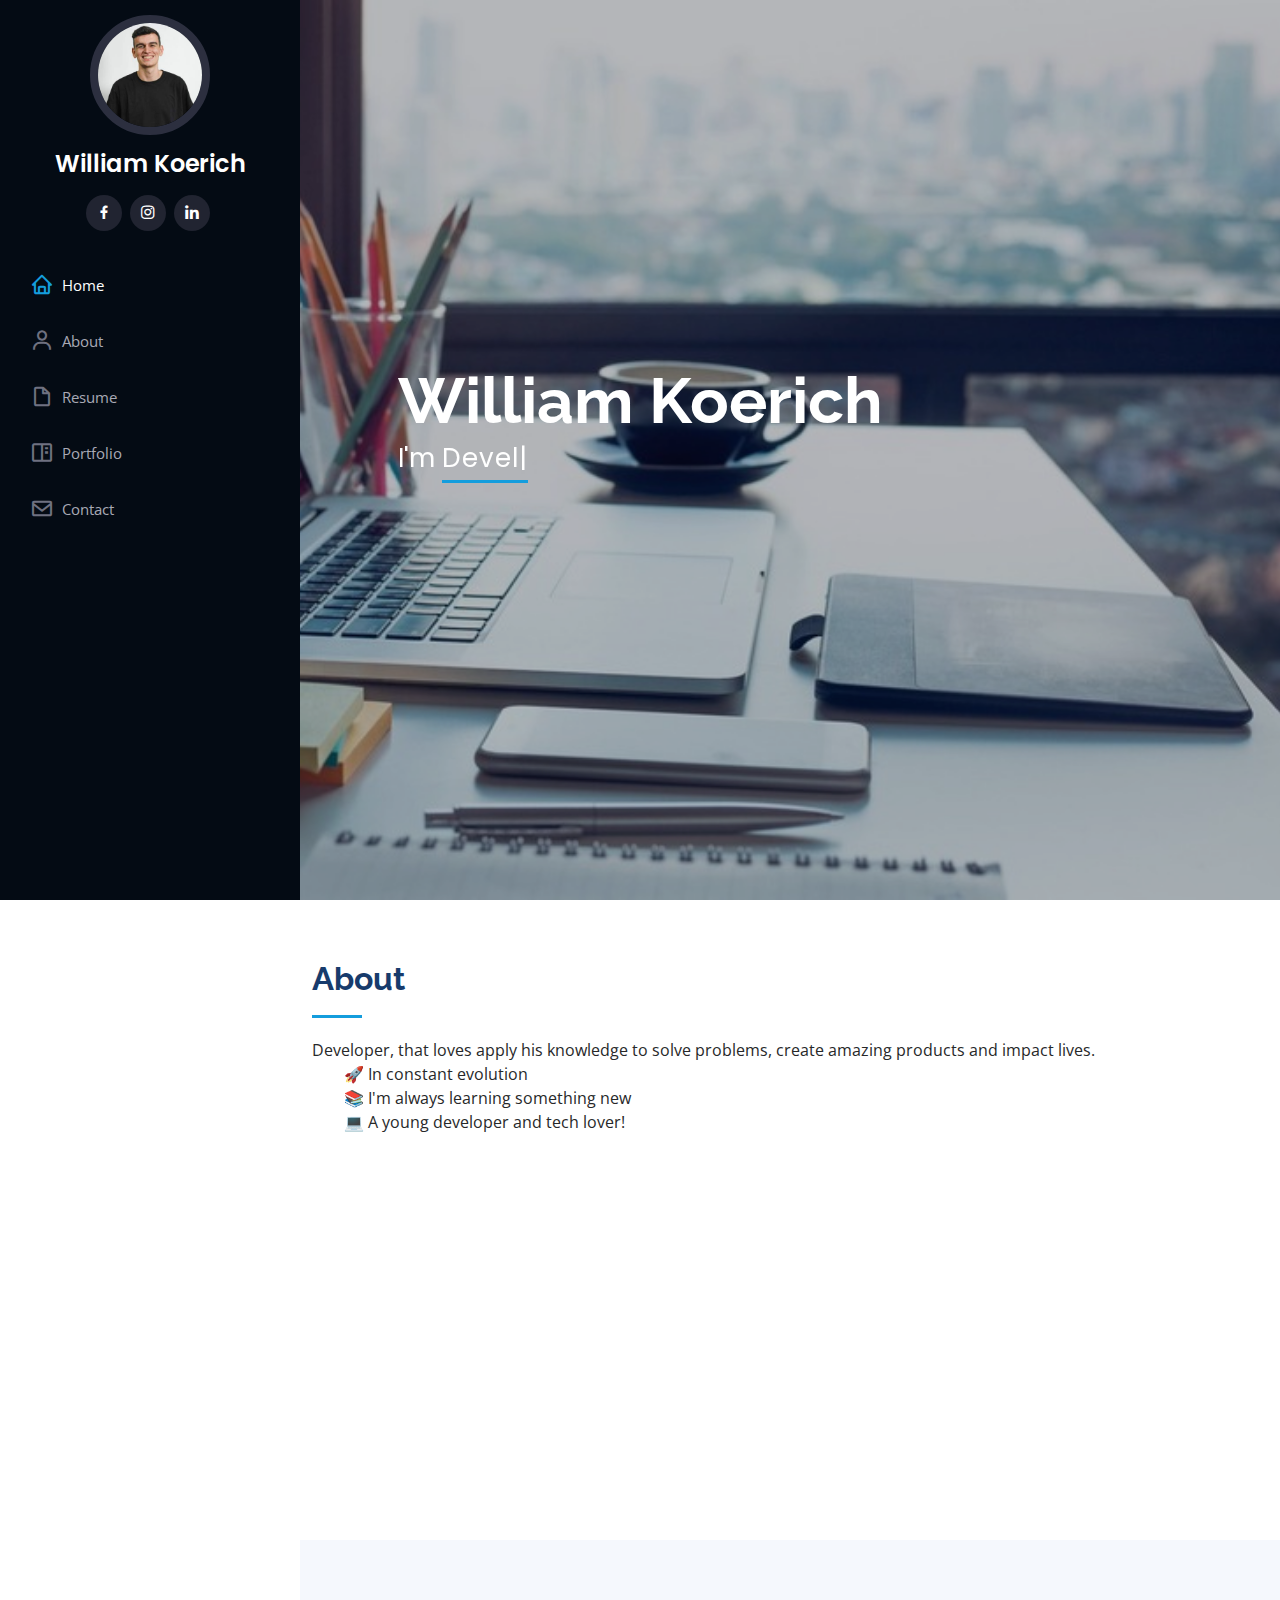
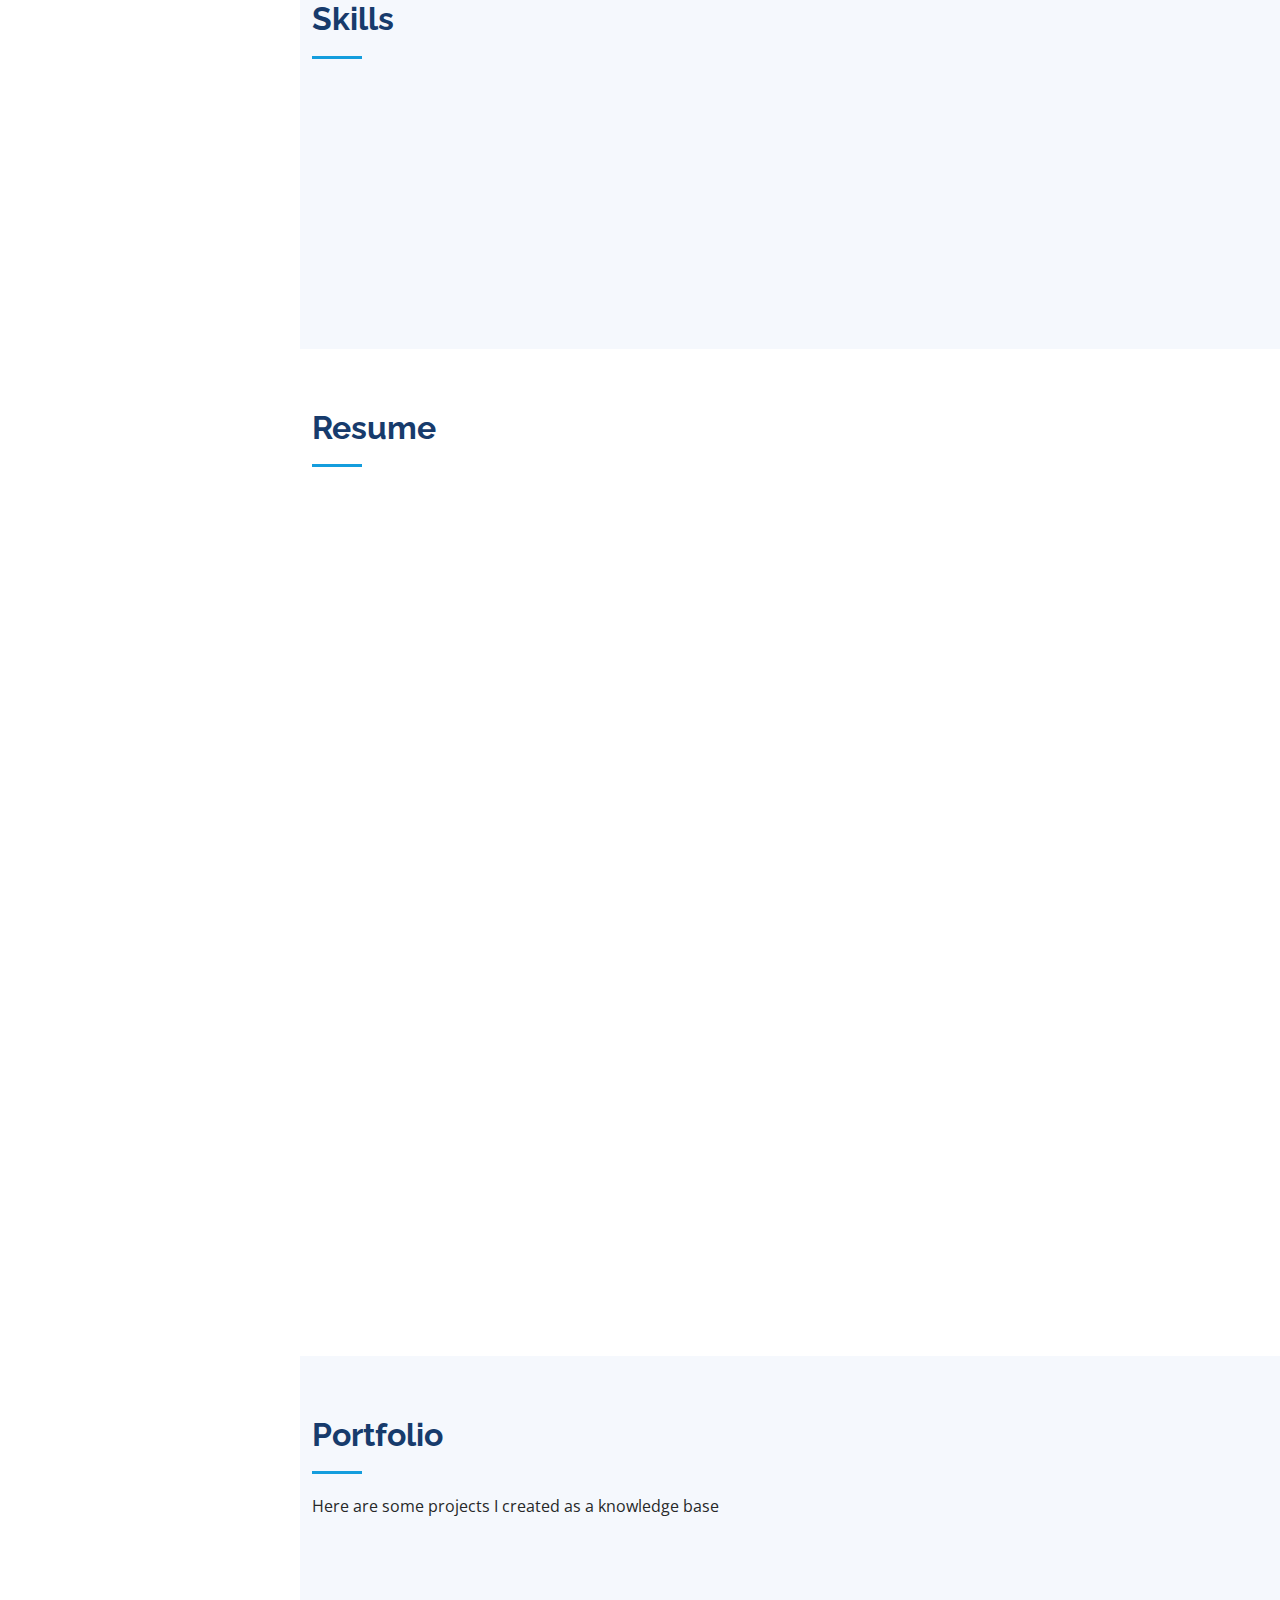
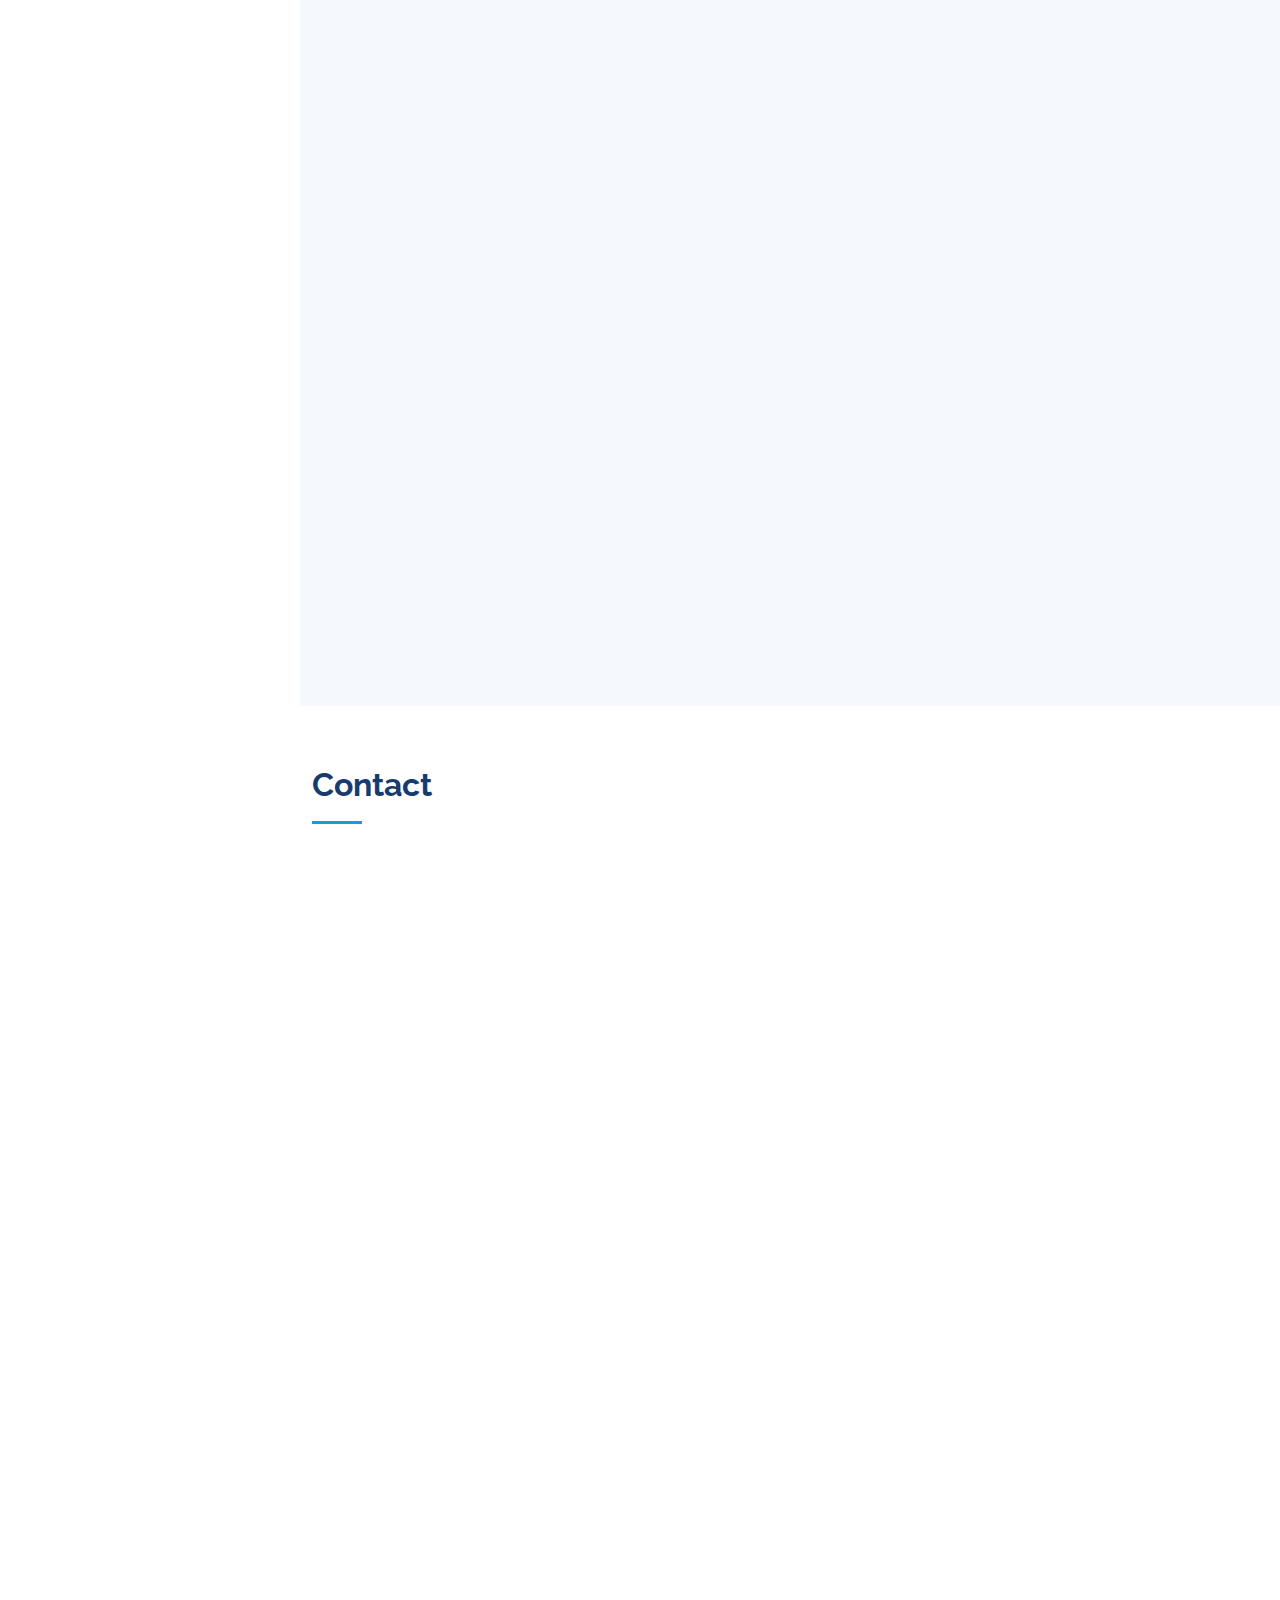
<file: index.html>
<!DOCTYPE html>
<html lang="en">

<head>
  <meta charset="utf-8">
  <meta content="width=device-width, initial-scale=1.0" name="viewport">

  <title>William Koerich</title>
  <meta content="" name="description">
  <meta content="" name="keywords">

  <!-- Favicons -->
  <link href="assets/img/apple-touch-icon.png" rel="apple-touch-icon">

  <!-- Google Fonts -->
  <link href="https://fonts.googleapis.com/css?family=Open+Sans:300,300i,400,400i,600,600i,700,700i|Raleway:300,300i,400,400i,500,500i,600,600i,700,700i|Poppins:300,300i,400,400i,500,500i,600,600i,700,700i" rel="stylesheet">

  <!-- Vendor CSS Files -->
  <link href="assets/vendor/aos/aos.css" rel="stylesheet">
  <link href="assets/vendor/bootstrap/css/bootstrap.min.css" rel="stylesheet">
  <link href="assets/vendor/bootstrap-icons/bootstrap-icons.css" rel="stylesheet">
  <link href="assets/vendor/boxicons/css/boxicons.min.css" rel="stylesheet">
  <link href="assets/vendor/glightbox/css/glightbox.min.css" rel="stylesheet">
  <link href="assets/vendor/swiper/swiper-bundle.min.css" rel="stylesheet">

  <!-- Template Main CSS File -->
  <link href="assets/css/style.css" rel="stylesheet">

  <!-- =======================================================
  * Template Name: iPortfolio - v3.7.0
  * Template URL: https://bootstrapmade.com/iportfolio-bootstrap-portfolio-websites-template/
  * Author: BootstrapMade.com
  * License: https://bootstrapmade.com/license/
  ======================================================== -->
</head>

<body>

  <!-- ======= Mobile nav toggle button ======= -->
  <i class="bi bi-list mobile-nav-toggle d-xl-none"></i>

  <!-- ======= Header ======= -->
  <header id="header">
    <div class="d-flex flex-column">

      <div class="profile">
        <img src="assets/img/profile.jpg" alt="" class="img-fluid rounded-circle">
        <h1 class="text-light"><a href="index.html">William Koerich</a></h1>
        <div class="social-links mt-3 text-center">
          <a href="#" class="facebook"><i class="bx bxl-facebook"></i></a>
          <a href="#https://www.instagram.com/will_krch/" class="instagram"><i class="bx bxl-instagram"></i></a>
          <a href="https://www.linkedin.com/in/william-koerich-b262a6149/" class="linkedin"><i class="bx bxl-linkedin"></i></a>
        </div>
      </div>

      <nav id="navbar" class="nav-menu navbar">
        <ul>
          <li><a href="#hero" class="nav-link scrollto active"><i class="bx bx-home"></i> <span>Home</span></a></li>
          <li><a href="#about" class="nav-link scrollto"><i class="bx bx-user"></i> <span>About</span></a></li>
          <li><a href="#resume" class="nav-link scrollto"><i class="bx bx-file-blank"></i> <span>Resume</span></a></li>
          <li><a href="#portfolio" class="nav-link scrollto"><i class="bx bx-book-content"></i> <span>Portfolio</span></a></li>
          <li><a href="#contact" class="nav-link scrollto"><i class="bx bx-envelope"></i> <span>Contact</span></a></li>
        </ul>
      </nav><!-- .nav-menu -->
    </div>
  </header><!-- End Header -->

  <!-- ======= Hero Section ======= -->
  <section id="hero" class="d-flex flex-column justify-content-center align-items-center">
    <div class="hero-container" data-aos="fade-in">
      <h1>William Koerich</h1>
      <p>I'm <span class="typed" data-typed-items="Developer, Frontend Developer, Backend Developer"></span></p>
    </div>
  </section><!-- End Hero -->

  <main id="main">

    <!-- ======= About Section ======= -->
    <section id="about" class="about">
      <div class="container">

        <div class="section-title">
          <h2>About</h2>
          <p>Developer, that loves apply his knowledge to solve problems, create amazing products and impact lives.</p>
          <ul style="list-style: none;">
            <li>
              🚀 In constant evolution
            </li>
            <li>
              📚 I'm always learning something new
            </li>
            <li>
              💻 A young developer and tech lover!
            </li>
          </ul>
        </div>

        <div class="row">
          <div class="col-lg-4" data-aos="fade-right">
            <img src="assets/img/profile.jpg" class="img-fluid" alt="">
          </div>
          <div class="col-lg-8 pt-4 pt-lg-0 content" data-aos="fade-left">
            <h3>Developer.</h3>
            <div class="row">
              <div class="col-lg-6">
                <ul>
                  <li><i class="bi bi-chevron-right"></i> <strong>Birthday:</strong> <span>12 January 2001</span></li>
                  <li><i class="bi bi-chevron-right"></i> <strong>Website:</strong> <span>williamkoerich.netlify.app</span></li>
                  <li><i class="bi bi-chevron-right"></i> <strong>Phone:</strong> <span>+55 (47) 9 9634-8990</span></li>
                  <li><i class="bi bi-chevron-right"></i> <strong>City:</strong> <span>Blumenau, SC, Brazil</span></li>
                </ul>
              </div>
              <div class="col-lg-6">
                <ul>
                  <li><i class="bi bi-chevron-right"></i> <strong>Age:</strong> <span>21</span></li>
                  <li><i class="bi bi-chevron-right"></i> <strong>Degree:</strong> <span>Junior</span></li>
                  <li><i class="bi bi-chevron-right"></i> <strong>PhEmailone:</strong> <span>williamkoerich17@gmail.com</span></li>
                  <li><i class="bi bi-chevron-right"></i> <strong>Freelance:</strong> <span>Available</span></li>
                </ul>
              </div>
            </div>
          </div>
        </div>
      </div>
    </section><!-- End About Section -->   

    <!-- ======= Skills Section ======= -->
    <section id="skills" class="skills section-bg">
      <div class="container">

        <div class="section-title">
          <h2>Skills</h2>
        </div>

        <div class="row skills-content">

          <div class="col-lg-6" data-aos="fade-up">

            <div class="progress">
              <span class="skill">HTML <i class="val">100%</i></span>
              <div class="progress-bar-wrap">
                <div class="progress-bar" role="progressbar" aria-valuenow="100" aria-valuemin="0" aria-valuemax="100"></div>
              </div>
            </div>

            <div class="progress">
              <span class="skill">CSS <i class="val">100%</i></span>
              <div class="progress-bar-wrap">
                <div class="progress-bar" role="progressbar" aria-valuenow="100" aria-valuemin="0" aria-valuemax="100"></div>
              </div>
            </div>

            <div class="progress">
              <span class="skill">JavaScript <i class="val">100%</i></span>
              <div class="progress-bar-wrap">
                <div class="progress-bar" role="progressbar" aria-valuenow="100" aria-valuemin="0" aria-valuemax="100"></div>
              </div>
            </div>

          </div>

          <div class="col-lg-6" data-aos="fade-up" data-aos-delay="100">

            <div class="progress">
              <span class="skill">PHP <i class="val">100%</i></span>
              <div class="progress-bar-wrap">
                <div class="progress-bar" role="progressbar" aria-valuenow="100" aria-valuemin="0" aria-valuemax="100"></div>
              </div>
            </div>

            <div class="progress">
              <span class="skill">React <i class="val">50%</i></span>
              <div class="progress-bar-wrap">
                <div class="progress-bar" role="progressbar" aria-valuenow="50" aria-valuemin="0" aria-valuemax="100"></div>
              </div>
            </div>

            <div class="progress">
              <span class="skill">Node <i class="val">40%</i></span>
              <div class="progress-bar-wrap">
                <div class="progress-bar" role="progressbar" aria-valuenow="40" aria-valuemin="0" aria-valuemax="100"></div>
              </div>
            </div>

          </div>

        </div>

      </div>
    </section><!-- End Skills Section -->

    <!-- ======= Resume Section ======= -->
    <section id="resume" class="resume">
      <div class="container">

        <div class="section-title">
          <h2>Resume</h2>
        </div>

        <div class="row">
          <div class="col-lg-6" data-aos="fade-up">
            <h3 class="resume-title">Sumary</h3>
            <div class="resume-item pb-0">
              <h4>William Koerich</h4>
              <p><em>Innovative developer, with almost 2 years of experience designing and developing systems, user-centered web sites, from initial concept to final delivery.</em></p>
              <ul>
                <li>Blumenau, SC, Brazil</li>
                <li>+55 (47) 9 9634-8990</li>
                <li>williamkoerich17@gmail.com</li>
              </ul>
            </div>

            <h3 class="resume-title">Education</h3>
            <div class="resume-item">
              <h4>React</h4>
              <h5>2021 - 2022</h5>
              <p><em>Udemy</em></p>
            </div>
            <div class="resume-item">
              <h4>PHP</h4>
              <h5>2017</h5>
              <p><em>Entra21 Blusoft</em></p>
            </div>
          </div>
          <div class="col-lg-6" data-aos="fade-up" data-aos-delay="100">
            <h3 class="resume-title">Professional Experience</h3>
            <div class="resume-item">
              <h4>Junior Developer</h4>
              <h5>August/2020 - September/2021</h5>
              <p><em>Fw7 Soluções</em></p>
              <ul>
                <li>Used Stack: PHP, JavaScript, Jquery, Ajax, Mysql, Git</li>
                <li>I participated in an outsourcing project at one of the clients, in order to understand and map the entire
                  process from the arrival of goods to the sale, with numerous meetings with managers
                  commercial and financial to align the best business rules to be
                  replicated to the system considering that the project was a sales force system.</li>
              </ul>
            </div>
            <div class="resume-item">
              <h4>Junior Developer</h4>
              <h5>October/2021 - February/2022</h5>
              <p><em>Ksys</em></p>
              <ul>
                <li>Used Stack: PHP, JavaScript, Jquery, Ajax, Mysql, Git</li>
              </ul>
            </div>
            <div class="resume-item">
              <h4>Junior Developer</h4>
              <h5>February/2022 - Present</h5>
              <p><em>Hbtec</em></p>
              <ul>
                <li>Used Stack: PHP, JavaScript, Jquery, Ajax, Mysql, Git, React, Node, Pl/Sql, Oracle</li>
              </ul>
            </div>
          </div>
        </div>

      </div>
    </section><!-- End Resume Section -->

    <!-- ======= Portfolio Section ======= -->
    <section id="portfolio" class="portfolio section-bg">
      <div class="container">

        <div class="section-title">
          <h2>Portfolio</h2>
          <p>Here are some projects I created as a knowledge base</p>
        </div>

        <div class="row portfolio-container" data-aos="fade-up" data-aos-delay="100">

          <div class="col-lg-4 col-md-6 portfolio-item">
            <div class="portfolio-wrap">
              <img src="assets/img/portfolio/app-car-1.png" class="img-fluid" alt="">
              <div class="portfolio-links">
                <a href="assets/img/portfolio/app-car-1.png" data-gallery="portfolioGallery" class="portfolio-lightbox" title="App Car"><i class="bx bx-plus"></i></a>
                <a href="portfolio-details-app-car.html" title="More Details"><i class="bx bx-link"></i></a>
              </div>
            </div>
          </div>

          <div class="col-lg-4 col-md-6 portfolio-item ">
            <div class="portfolio-wrap portfolio-curt-link">
              <div class="portfolio-links">
                <a href="assets/img/portfolio/curt-link-1.png" data-gallery="portfolioGallery" class="portfolio-lightbox" title="Curt Link"><i class="bx bx-plus"></i></a>
                <a href="portfolio-details-curt-link.html" title="More Details"><i class="bx bx-link"></i></a>
              </div>
            </div>
          </div>

          <div class="col-lg-4 col-md-6 portfolio-item ">
            <div class="portfolio-wrap portfolio-snake">
              <div class="portfolio-links">
                <a href="assets/img/portfolio/snake.gif" data-gallery="portfolioGallery" class="portfolio-lightbox" title="Snake game"><i class="bx bx-plus"></i></a>
                <a href="portfolio-details-snake-game.html" title="More Details"><i class="bx bx-link"></i></a>
              </div>
            </div>
          </div>
          <div class="col-lg-4 col-md-6 portfolio-item ">
            <div class="portfolio-wrap portfolio-pwa-covid">
              <div class="portfolio-links">
                <a href="assets/img/portfolio/pwa-covid.png" data-gallery="portfolioGallery" class="portfolio-lightbox" title="Pwa Covid19"><i class="bx bx-plus"></i></a>
                <a href="portfolio-details-pwa-covid19.html" title="More Details"><i class="bx bx-link"></i></a>
              </div>
            </div>
          </div>
        </div>

      </div>
    </section><!-- End Portfolio Section -->

    <!-- ======= Contact Section ======= -->
    <section id="contact" class="contact">
      <div class="container">

        <div class="section-title">
          <h2>Contact</h2>
        </div>

        <div class="row" data-aos="fade-in">

          <div class="col-lg-5 d-flex align-items-stretch">
            <div class="info">
              <div class="address">
                <i class="bi bi-geo-alt"></i>
                <h4>Location:</h4>
                <p>Blumenau, Sc, Brazil</p>
              </div>

              <div class="email">
                <i class="bi bi-envelope"></i>
                <h4>Email:</h4>
                <p>williamkoerich17@gmail.com</p>
              </div>

              <div class="phone">
                <i class="bi bi-phone"></i>
                <h4>Call:</h4>
                <p>+55 (47) 9 9634-8990</p>
              </div>

              <iframe src="https://maps.google.com/maps?q=-26.8567308,-49.2049948&hl=es;z=10&amp;output=embed" frameborder="0" style="border:0; width: 100%; height: 290px;" allowfullscreen></iframe>
            </div>

          </div>

          <div class="col-lg-7 mt-5 mt-lg-0 d-flex align-items-stretch">
            <form action="forms/contact.php" method="post" role="form" class="php-email-form">
              <div class="row">
                <div class="form-group col-md-6">
                  <label for="name">Your Name</label>
                  <input type="text" name="name" class="form-control" id="name" required>
                </div>
                <div class="form-group col-md-6">
                  <label for="name">Your Email</label>
                  <input type="email" class="form-control" name="email" id="email" required>
                </div>
              </div>
              <div class="form-group">
                <label for="name">Subject</label>
                <input type="text" class="form-control" name="subject" id="subject" required>
              </div>
              <div class="form-group">
                <label for="name">Message</label>
                <textarea class="form-control" name="message" rows="10" required></textarea>
              </div>
              <div class="my-3">
                <div class="loading">Loading</div>
                <div class="error-message"></div>
                <div class="sent-message">Your message has been sent. Thank you!</div>
              </div>
              <div class="text-center"><button type="submit">Send Message</button></div>
            </form>
          </div>

        </div>

      </div>
    </section><!-- End Contact Section -->

  </main><!-- End #main -->

  <a href="#" class="back-to-top d-flex align-items-center justify-content-center"><i class="bi bi-arrow-up-short"></i></a>

  <!-- Vendor JS Files -->
  <script src="assets/vendor/purecounter/purecounter.js"></script>
  <script src="assets/vendor/aos/aos.js"></script>
  <script src="assets/vendor/bootstrap/js/bootstrap.bundle.min.js"></script>
  <script src="assets/vendor/glightbox/js/glightbox.min.js"></script>
  <script src="assets/vendor/isotope-layout/isotope.pkgd.min.js"></script>
  <script src="assets/vendor/swiper/swiper-bundle.min.js"></script>
  <script src="assets/vendor/typed.js/typed.min.js"></script>
  <script src="assets/vendor/waypoints/noframework.waypoints.js"></script>
  <script src="assets/vendor/php-email-form/validate.js"></script>

  <!-- Template Main JS File -->
  <script src="assets/js/main.js"></script>

</body>

</html>
</file>
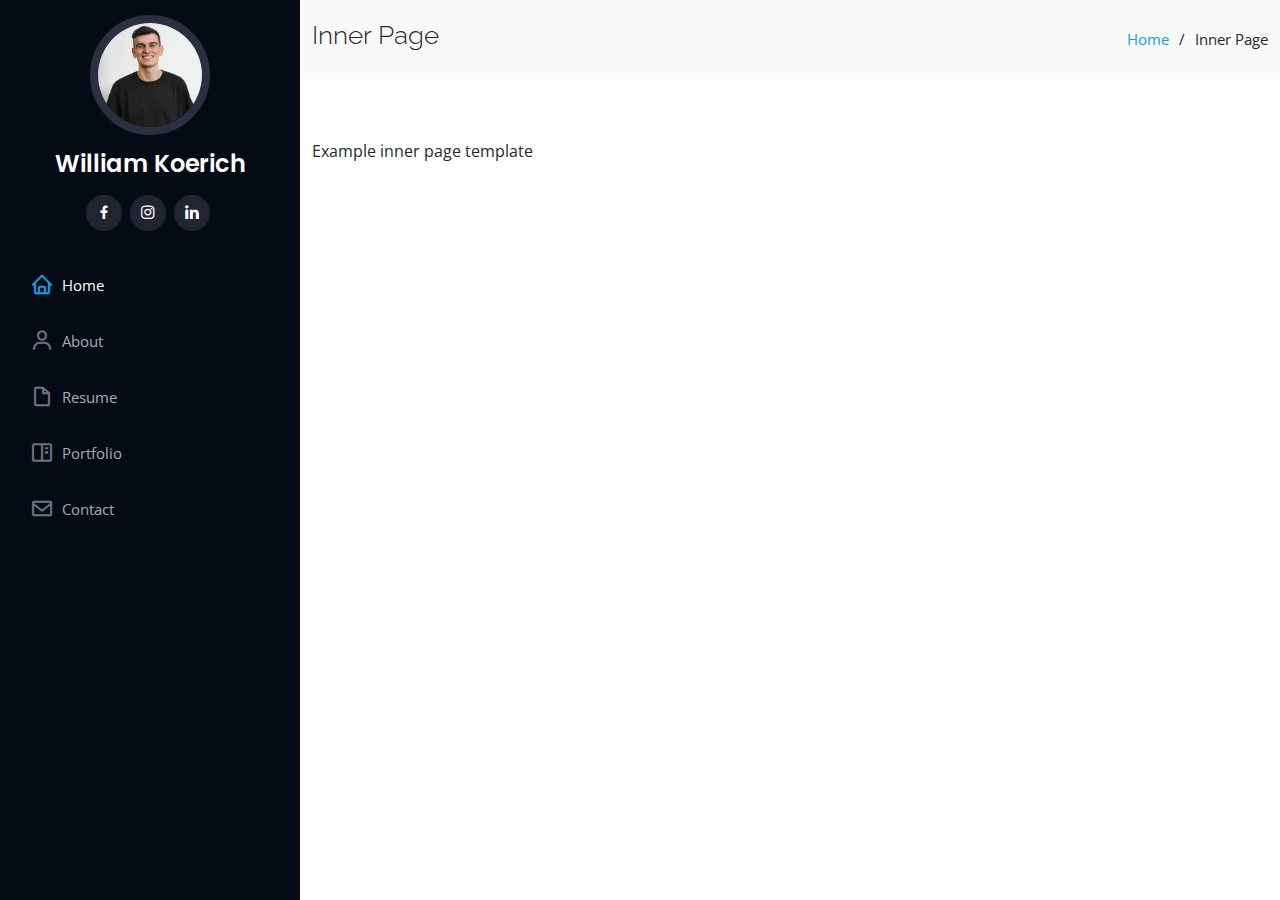
<file: inner-page.html>
<!DOCTYPE html>
<html lang="en">

<head>
  <meta charset="utf-8">
  <meta content="width=device-width, initial-scale=1.0" name="viewport">

  <title>Inner Page - iPortfolio Bootstrap Template</title>
  <meta content="" name="description">
  <meta content="" name="keywords">

  <!-- Favicons -->
  <link href="assets/img/favicon.png" rel="icon">
  <link href="assets/img/apple-touch-icon.png" rel="apple-touch-icon">

  <!-- Google Fonts -->
  <link href="https://fonts.googleapis.com/css?family=Open+Sans:300,300i,400,400i,600,600i,700,700i|Raleway:300,300i,400,400i,500,500i,600,600i,700,700i|Poppins:300,300i,400,400i,500,500i,600,600i,700,700i" rel="stylesheet">

  <!-- Vendor CSS Files -->
  <link href="assets/vendor/aos/aos.css" rel="stylesheet">
  <link href="assets/vendor/bootstrap/css/bootstrap.min.css" rel="stylesheet">
  <link href="assets/vendor/bootstrap-icons/bootstrap-icons.css" rel="stylesheet">
  <link href="assets/vendor/boxicons/css/boxicons.min.css" rel="stylesheet">
  <link href="assets/vendor/glightbox/css/glightbox.min.css" rel="stylesheet">
  <link href="assets/vendor/swiper/swiper-bundle.min.css" rel="stylesheet">

  <!-- Template Main CSS File -->
  <link href="assets/css/style.css" rel="stylesheet">

  <!-- =======================================================
  * Template Name: iPortfolio - v3.7.0
  * Template URL: https://bootstrapmade.com/iportfolio-bootstrap-portfolio-websites-template/
  * Author: BootstrapMade.com
  * License: https://bootstrapmade.com/license/
  ======================================================== -->
</head>

<body>

  <!-- ======= Mobile nav toggle button ======= -->
  <i class="bi bi-list mobile-nav-toggle d-xl-none"></i>

  <!-- ======= Header ======= -->
  <header id="header">
    <div class="d-flex flex-column">

      <div class="profile">
        <img src="assets/img/profile.jpg" alt="" class="img-fluid rounded-circle">
        <h1 class="text-light"><a href="index.html">William Koerich</a></h1>
        <div class="social-links mt-3 text-center">
          <a href="#" class="facebook"><i class="bx bxl-facebook"></i></a>
          <a href="#https://www.instagram.com/will_krch/" class="instagram"><i class="bx bxl-instagram"></i></a>
          <a href="https://www.linkedin.com/in/william-koerich-b262a6149/" class="linkedin"><i class="bx bxl-linkedin"></i></a>
        </div>
      </div>

      <nav id="navbar" class="nav-menu navbar">
        <ul>
          <li><a href="#hero" class="nav-link scrollto active"><i class="bx bx-home"></i> <span>Home</span></a></li>
          <li><a href="#about" class="nav-link scrollto"><i class="bx bx-user"></i> <span>About</span></a></li>
          <li><a href="#resume" class="nav-link scrollto"><i class="bx bx-file-blank"></i> <span>Resume</span></a></li>
          <li><a href="#portfolio" class="nav-link scrollto"><i class="bx bx-book-content"></i> <span>Portfolio</span></a></li>
          <li><a href="#contact" class="nav-link scrollto"><i class="bx bx-envelope"></i> <span>Contact</span></a></li>
        </ul>
      </nav><!-- .nav-menu -->
    </div>
  </header><!-- End Header -->

  <main id="main">

    <!-- ======= Breadcrumbs ======= -->
    <section class="breadcrumbs">
      <div class="container">

        <div class="d-flex justify-content-between align-items-center">
          <h2>Inner Page</h2>
          <ol>
            <li><a href="index.html">Home</a></li>
            <li>Inner Page</li>
          </ol>
        </div>

      </div>
    </section><!-- End Breadcrumbs -->

    <section class="inner-page">
      <div class="container">
        <p>
          Example inner page template
        </p>
      </div>
    </section>

  </main><!-- End #main -->

  <a href="#" class="back-to-top d-flex align-items-center justify-content-center"><i class="bi bi-arrow-up-short"></i></a>

  <!-- Vendor JS Files -->
  <script src="assets/vendor/purecounter/purecounter.js"></script>
  <script src="assets/vendor/aos/aos.js"></script>
  <script src="assets/vendor/bootstrap/js/bootstrap.bundle.min.js"></script>
  <script src="assets/vendor/glightbox/js/glightbox.min.js"></script>
  <script src="assets/vendor/isotope-layout/isotope.pkgd.min.js"></script>
  <script src="assets/vendor/swiper/swiper-bundle.min.js"></script>
  <script src="assets/vendor/typed.js/typed.min.js"></script>
  <script src="assets/vendor/waypoints/noframework.waypoints.js"></script>
  <script src="assets/vendor/php-email-form/validate.js"></script>

  <!-- Template Main JS File -->
  <script src="assets/js/main.js"></script>

</body>

</html>
</file>
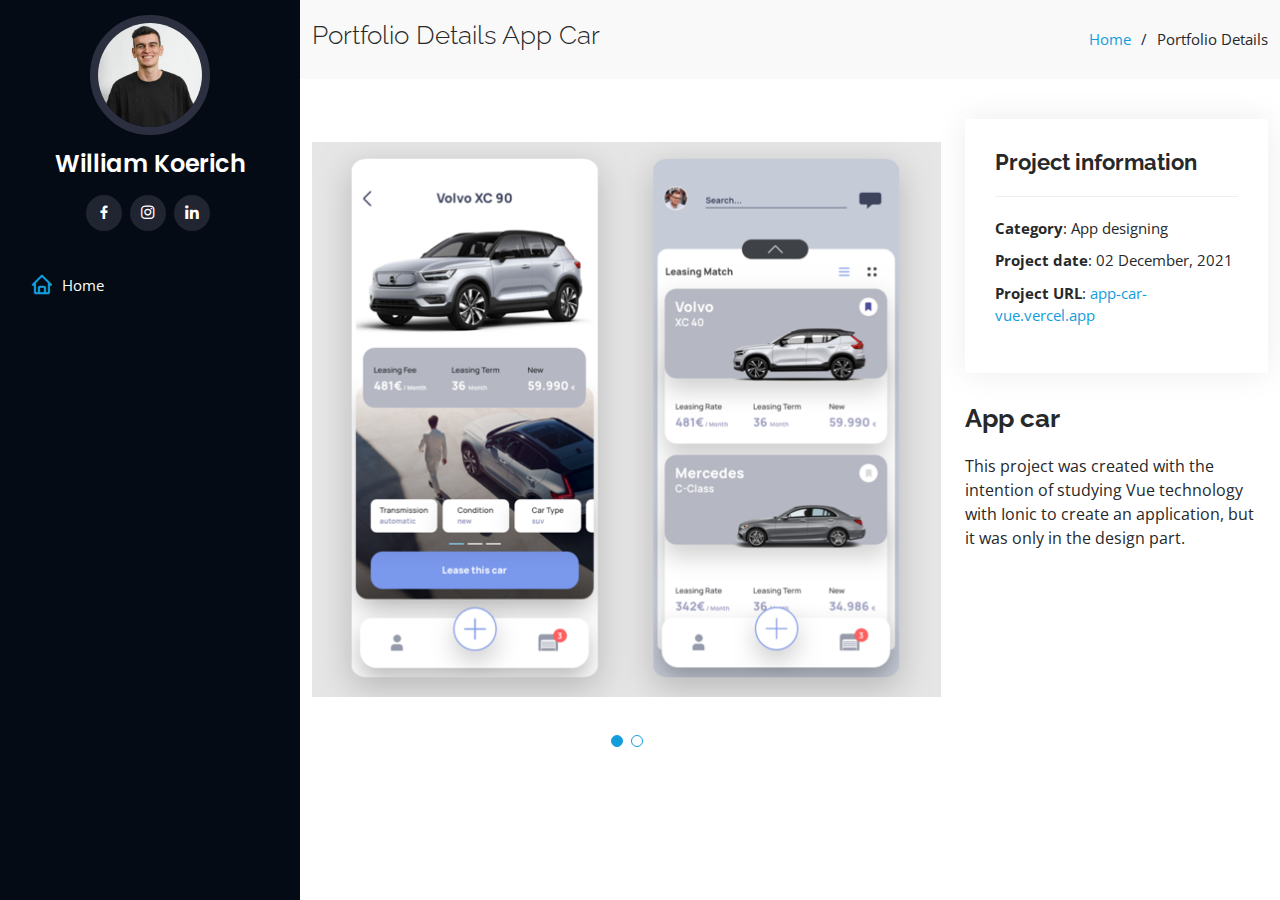
<file: portfolio-details-app-car.html>
<!DOCTYPE html>
<html lang="en">

<head>
  <meta charset="utf-8">
  <meta content="width=device-width, initial-scale=1.0" name="viewport">

  <title>App Car</title>
  <meta content="" name="description">
  <meta content="" name="keywords">

  <!-- Favicons -->
  <link href="assets/img/apple-touch-icon.png" rel="apple-touch-icon">

  <!-- Google Fonts -->
  <link href="https://fonts.googleapis.com/css?family=Open+Sans:300,300i,400,400i,600,600i,700,700i|Raleway:300,300i,400,400i,500,500i,600,600i,700,700i|Poppins:300,300i,400,400i,500,500i,600,600i,700,700i" rel="stylesheet">

  <!-- Vendor CSS Files -->
  <link href="assets/vendor/aos/aos.css" rel="stylesheet">
  <link href="assets/vendor/bootstrap/css/bootstrap.min.css" rel="stylesheet">
  <link href="assets/vendor/bootstrap-icons/bootstrap-icons.css" rel="stylesheet">
  <link href="assets/vendor/boxicons/css/boxicons.min.css" rel="stylesheet">
  <link href="assets/vendor/glightbox/css/glightbox.min.css" rel="stylesheet">
  <link href="assets/vendor/swiper/swiper-bundle.min.css" rel="stylesheet">

  <!-- Template Main CSS File -->
  <link href="assets/css/style.css" rel="stylesheet">
</head>

<body>

  <!-- ======= Mobile nav toggle button ======= -->
  <i class="bi bi-list mobile-nav-toggle d-xl-none"></i>

  <!-- ======= Header ======= -->
  <header id="header">
    <div class="d-flex flex-column">

      <div class="profile">
        <img src="assets/img/profile.jpg" alt="" class="img-fluid rounded-circle">
        <h1 class="text-light"><a href="index.html">William Koerich</a></h1>
        <div class="social-links mt-3 text-center">
          <a href="#" class="facebook"><i class="bx bxl-facebook"></i></a>
          <a href="#https://www.instagram.com/will_krch/" class="instagram"><i class="bx bxl-instagram"></i></a>
          <a href="https://www.linkedin.com/in/william-koerich-b262a6149/" class="linkedin"><i class="bx bxl-linkedin"></i></a>
        </div>
      </div>

      <nav id="navbar" class="nav-menu navbar">
        <ul>
          <li><a href="index.html" class="nav-link scrollto active"><i class="bx bx-home"></i> <span>Home</span></a></li>
        </ul>
      </nav><!-- .nav-menu -->
    </div>
  </header><!-- End Header -->

  <main id="main">

    <!-- ======= Breadcrumbs ======= -->
    <section id="breadcrumbs" class="breadcrumbs">
      <div class="container">

        <div class="d-flex justify-content-between align-items-center">
          <h2>Portfolio Details App Car</h2>
          <ol>
            <li><a href="index.html">Home</a></li>
            <li>Portfolio Details</li>
          </ol>
        </div>

      </div>
    </section><!-- End Breadcrumbs -->

    <!-- ======= Portfolio Details Section ======= -->
    <section id="portfolio-details" class="portfolio-details">
      <div class="container">

        <div class="row gy-4">

          <div class="col-lg-8">
            <div class="portfolio-details-slider swiper">
              <div class="swiper-wrapper align-items-center">

                <div class="swiper-slide app-car-img1"></div>

                <div class="swiper-slide app-car-img2"></div>

              </div>
              <div class="swiper-pagination"></div>
            </div>
          </div>

          <div class="col-lg-4">
            <div class="portfolio-info">
              <h3>Project information</h3>
              <ul>
                <li><strong>Category</strong>: App designing</li>
                <li><strong>Project date</strong>: 02 December, 2021</li>
                <li><strong>Project URL</strong>: <a href="https://app-car-vue.vercel.app" target="blank">app-car-vue.vercel.app</a></li>
              </ul>
            </div>
            <div class="portfolio-description">
              <h2>App car</h2>
              <p>
                This project was created with the intention of studying Vue technology with Ionic to create an application, but it was only in the design part.
              </p>
            </div>
          </div>

        </div>

      </div>
    </section><!-- End Portfolio Details Section -->

  </main><!-- End #main -->

  <a href="#" class="back-to-top d-flex align-items-center justify-content-center"><i class="bi bi-arrow-up-short"></i></a>

  <!-- Vendor JS Files -->
  <script src="assets/vendor/purecounter/purecounter.js"></script>
  <script src="assets/vendor/aos/aos.js"></script>
  <script src="assets/vendor/bootstrap/js/bootstrap.bundle.min.js"></script>
  <script src="assets/vendor/glightbox/js/glightbox.min.js"></script>
  <script src="assets/vendor/isotope-layout/isotope.pkgd.min.js"></script>
  <script src="assets/vendor/swiper/swiper-bundle.min.js"></script>
  <script src="assets/vendor/typed.js/typed.min.js"></script>
  <script src="assets/vendor/waypoints/noframework.waypoints.js"></script>
  <script src="assets/vendor/php-email-form/validate.js"></script>

  <!-- Template Main JS File -->
  <script src="assets/js/main.js"></script>

</body>

</html>
</file>
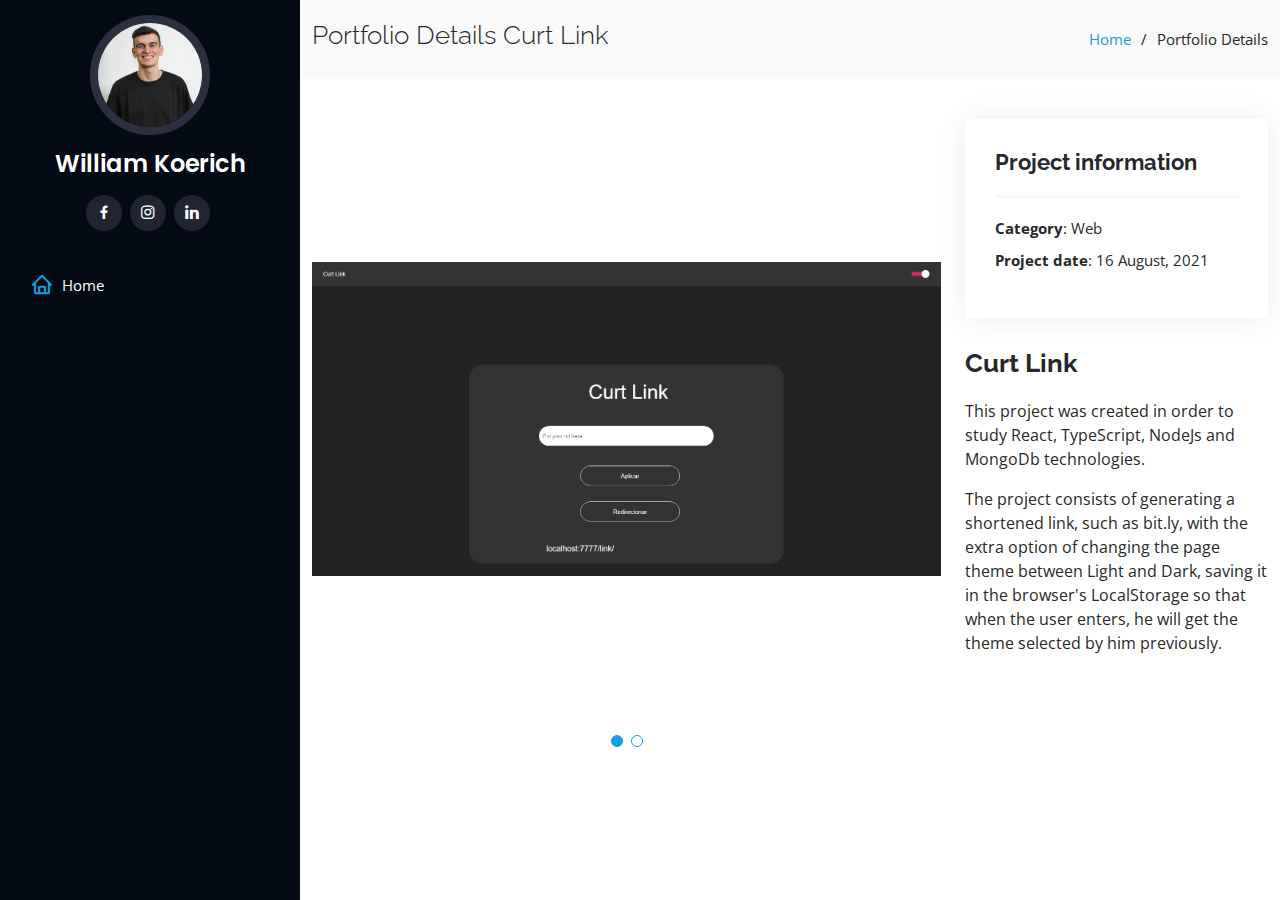
<file: portfolio-details-curt-link.html>
<!DOCTYPE html>
<html lang="en">

<head>
  <meta charset="utf-8">
  <meta content="width=device-width, initial-scale=1.0" name="viewport">

  <title>Curt Link</title>
  <meta content="" name="description">
  <meta content="" name="keywords">

  <!-- Favicons -->
  <link href="assets/img/apple-touch-icon.png" rel="apple-touch-icon">

  <!-- Google Fonts -->
  <link href="https://fonts.googleapis.com/css?family=Open+Sans:300,300i,400,400i,600,600i,700,700i|Raleway:300,300i,400,400i,500,500i,600,600i,700,700i|Poppins:300,300i,400,400i,500,500i,600,600i,700,700i" rel="stylesheet">

  <!-- Vendor CSS Files -->
  <link href="assets/vendor/aos/aos.css" rel="stylesheet">
  <link href="assets/vendor/bootstrap/css/bootstrap.min.css" rel="stylesheet">
  <link href="assets/vendor/bootstrap-icons/bootstrap-icons.css" rel="stylesheet">
  <link href="assets/vendor/boxicons/css/boxicons.min.css" rel="stylesheet">
  <link href="assets/vendor/glightbox/css/glightbox.min.css" rel="stylesheet">
  <link href="assets/vendor/swiper/swiper-bundle.min.css" rel="stylesheet">

  <!-- Template Main CSS File -->
  <link href="assets/css/style.css" rel="stylesheet">
</head>

<body>

  <!-- ======= Mobile nav toggle button ======= -->
  <i class="bi bi-list mobile-nav-toggle d-xl-none"></i>

  <!-- ======= Header ======= -->
  <header id="header">
    <div class="d-flex flex-column">

      <div class="profile">
        <img src="assets/img/profile.jpg" alt="" class="img-fluid rounded-circle">
        <h1 class="text-light"><a href="index.html">William Koerich</a></h1>
        <div class="social-links mt-3 text-center">
          <a href="#" class="facebook"><i class="bx bxl-facebook"></i></a>
          <a href="#https://www.instagram.com/will_krch/" class="instagram"><i class="bx bxl-instagram"></i></a>
          <a href="https://www.linkedin.com/in/william-koerich-b262a6149/" class="linkedin"><i class="bx bxl-linkedin"></i></a>
        </div>
      </div>

      <nav id="navbar" class="nav-menu navbar">
        <ul>
          <li><a href="index.html" class="nav-link scrollto active"><i class="bx bx-home"></i> <span>Home</span></a></li>
        </ul>
      </nav><!-- .nav-menu -->
    </div>
  </header><!-- End Header -->

  <main id="main">

    <!-- ======= Breadcrumbs ======= -->
    <section id="breadcrumbs" class="breadcrumbs">
      <div class="container">

        <div class="d-flex justify-content-between align-items-center">
          <h2>Portfolio Details Curt Link</h2>
          <ol>
            <li><a href="index.html">Home</a></li>
            <li>Portfolio Details</li>
          </ol>
        </div>

      </div>
    </section><!-- End Breadcrumbs -->

    <!-- ======= Portfolio Details Section ======= -->
    <section id="portfolio-details" class="portfolio-details">
      <div class="container">

        <div class="row gy-4">

          <div class="col-lg-8">
            <div class="portfolio-details-slider swiper">
              <div class="swiper-wrapper align-items-center">

                <div class="swiper-slide curt-link-img1"></div>

                <div class="swiper-slide curt-link-img2"></div>

              </div>
              <div class="swiper-pagination"></div>
            </div>
          </div>

          <div class="col-lg-4">
            <div class="portfolio-info">
              <h3>Project information</h3>
              <ul>
                <li><strong>Category</strong>: Web</li>
                <li><strong>Project date</strong>: 16 August, 2021</li>
              </ul>
            </div>
            <div class="portfolio-description">
              <h2>Curt Link</h2>
              <p>
                This project was created in order to study React, TypeScript, NodeJs and MongoDb technologies.
              </p>
              <p>
                The project consists of generating a shortened link, such as bit.ly, with the extra option of changing the page theme between Light and Dark, saving it in the browser's LocalStorage so that when the user enters, he will get the theme selected by him previously.
              </p>
            </div>
          </div>

        </div>

      </div>
    </section><!-- End Portfolio Details Section -->

  </main><!-- End #main -->

  <a href="#" class="back-to-top d-flex align-items-center justify-content-center"><i class="bi bi-arrow-up-short"></i></a>

  <!-- Vendor JS Files -->
  <script src="assets/vendor/purecounter/purecounter.js"></script>
  <script src="assets/vendor/aos/aos.js"></script>
  <script src="assets/vendor/bootstrap/js/bootstrap.bundle.min.js"></script>
  <script src="assets/vendor/glightbox/js/glightbox.min.js"></script>
  <script src="assets/vendor/isotope-layout/isotope.pkgd.min.js"></script>
  <script src="assets/vendor/swiper/swiper-bundle.min.js"></script>
  <script src="assets/vendor/typed.js/typed.min.js"></script>
  <script src="assets/vendor/waypoints/noframework.waypoints.js"></script>
  <script src="assets/vendor/php-email-form/validate.js"></script>

  <!-- Template Main JS File -->
  <script src="assets/js/main.js"></script>

</body>

</html>
</file>
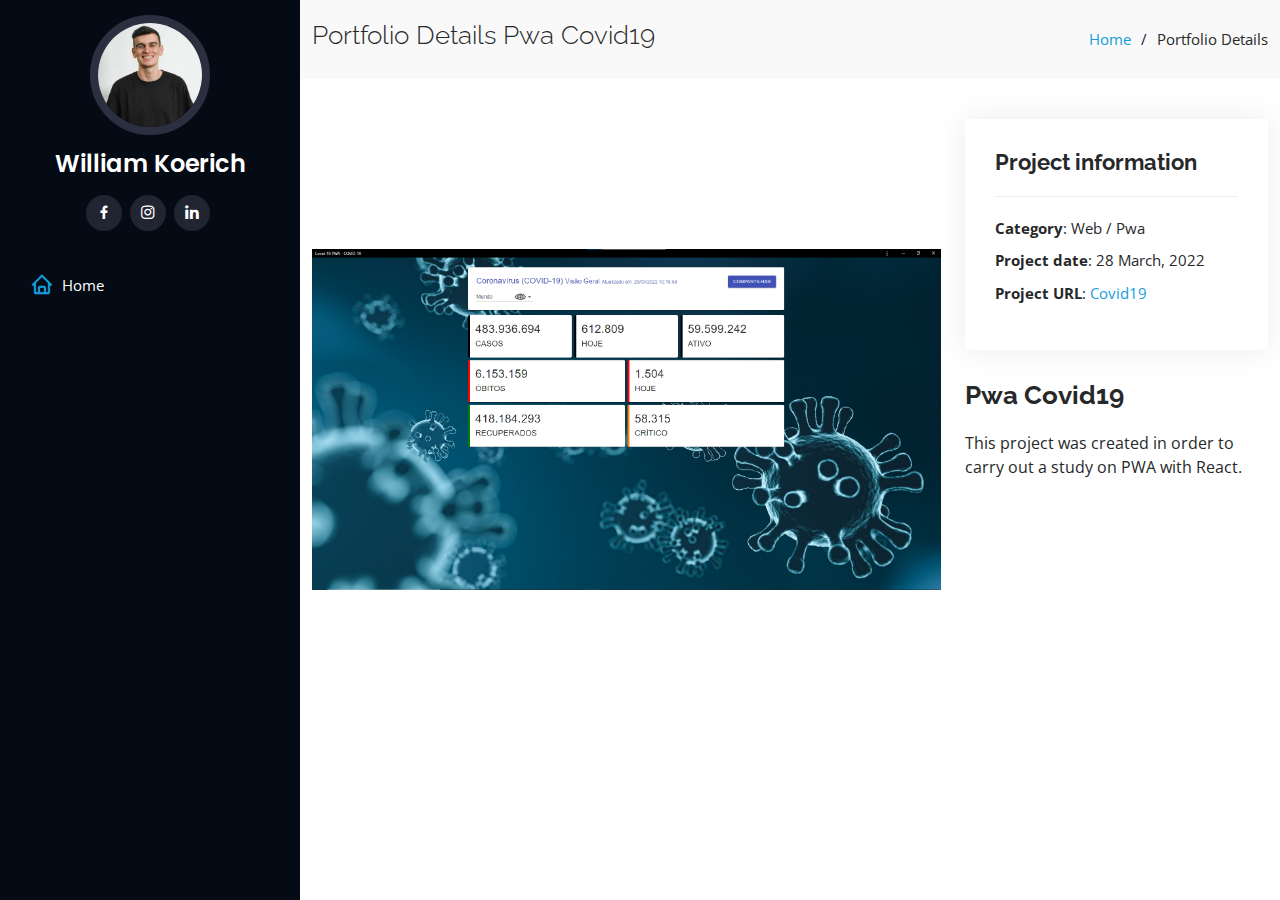
<file: portfolio-details-pwa-covid19.html>
<!DOCTYPE html>
<html lang="en">

<head>
  <meta charset="utf-8">
  <meta content="width=device-width, initial-scale=1.0" name="viewport">

  <title>Pwa Covid19</title>
  <meta content="" name="description">
  <meta content="" name="keywords">

  <!-- Favicons -->
  <link href="assets/img/apple-touch-icon.png" rel="apple-touch-icon">

  <!-- Google Fonts -->
  <link href="https://fonts.googleapis.com/css?family=Open+Sans:300,300i,400,400i,600,600i,700,700i|Raleway:300,300i,400,400i,500,500i,600,600i,700,700i|Poppins:300,300i,400,400i,500,500i,600,600i,700,700i" rel="stylesheet">

  <!-- Vendor CSS Files -->
  <link href="assets/vendor/aos/aos.css" rel="stylesheet">
  <link href="assets/vendor/bootstrap/css/bootstrap.min.css" rel="stylesheet">
  <link href="assets/vendor/bootstrap-icons/bootstrap-icons.css" rel="stylesheet">
  <link href="assets/vendor/boxicons/css/boxicons.min.css" rel="stylesheet">
  <link href="assets/vendor/glightbox/css/glightbox.min.css" rel="stylesheet">
  <link href="assets/vendor/swiper/swiper-bundle.min.css" rel="stylesheet">

  <!-- Template Main CSS File -->
  <link href="assets/css/style.css" rel="stylesheet">
</head>

<body>

  <!-- ======= Mobile nav toggle button ======= -->
  <i class="bi bi-list mobile-nav-toggle d-xl-none"></i>

  <!-- ======= Header ======= -->
  <header id="header">
    <div class="d-flex flex-column">

      <div class="profile">
        <img src="assets/img/profile.jpg" alt="" class="img-fluid rounded-circle">
        <h1 class="text-light"><a href="index.html">William Koerich</a></h1>
        <div class="social-links mt-3 text-center">
          <a href="#" class="facebook"><i class="bx bxl-facebook"></i></a>
          <a href="#https://www.instagram.com/will_krch/" class="instagram"><i class="bx bxl-instagram"></i></a>
          <a href="https://www.linkedin.com/in/william-koerich-b262a6149/" class="linkedin"><i class="bx bxl-linkedin"></i></a>
        </div>
      </div>

      <nav id="navbar" class="nav-menu navbar">
        <ul>
          <li><a href="index.html" class="nav-link scrollto active"><i class="bx bx-home"></i> <span>Home</span></a></li>
        </ul>
      </nav><!-- .nav-menu -->
    </div>
  </header><!-- End Header -->

  <main id="main">

    <!-- ======= Breadcrumbs ======= -->
    <section id="breadcrumbs" class="breadcrumbs">
      <div class="container">

        <div class="d-flex justify-content-between align-items-center">
          <h2>Portfolio Details Pwa Covid19</h2>
          <ol>
            <li><a href="index.html">Home</a></li>
            <li>Portfolio Details</li>
          </ol>
        </div>

      </div>
    </section><!-- End Breadcrumbs -->

    <!-- ======= Portfolio Details Section ======= -->
    <section id="portfolio-details" class="portfolio-details">
      <div class="container">

        <div class="row gy-4">

          <div class="col-lg-8">
            <div class="portfolio-details-slider swiper">
              <div class="align-items-center">

                <div class="pwa-covid-img"></div>

              </div>
            </div>
          </div>

          <div class="col-lg-4">
            <div class="portfolio-info">
              <h3>Project information</h3>
              <ul>
                <li><strong>Category</strong>: Web / Pwa</li>
                <li><strong>Project date</strong>: 28 March, 2022</li>
                <li><strong>Project URL</strong>: <a href="https://pwa-covid19-react.netlify.app/" target="blank">Covid19</a></li>
              </ul>
            </div>
            <div class="portfolio-description">
              <h2>Pwa Covid19</h2>
              <p>
                This project was created in order to carry out a study on PWA with React.
              </p>
            </div>
          </div>

        </div>

      </div>
    </section><!-- End Portfolio Details Section -->

  </main><!-- End #main -->

  <a href="#" class="back-to-top d-flex align-items-center justify-content-center"><i class="bi bi-arrow-up-short"></i></a>

  <!-- Vendor JS Files -->
  <script src="assets/vendor/purecounter/purecounter.js"></script>
  <script src="assets/vendor/aos/aos.js"></script>
  <script src="assets/vendor/bootstrap/js/bootstrap.bundle.min.js"></script>
  <script src="assets/vendor/glightbox/js/glightbox.min.js"></script>
  <script src="assets/vendor/isotope-layout/isotope.pkgd.min.js"></script>
  <script src="assets/vendor/swiper/swiper-bundle.min.js"></script>
  <script src="assets/vendor/typed.js/typed.min.js"></script>
  <script src="assets/vendor/waypoints/noframework.waypoints.js"></script>
  <script src="assets/vendor/php-email-form/validate.js"></script>

  <!-- Template Main JS File -->
  <script src="assets/js/main.js"></script>

</body>

</html>
</file>
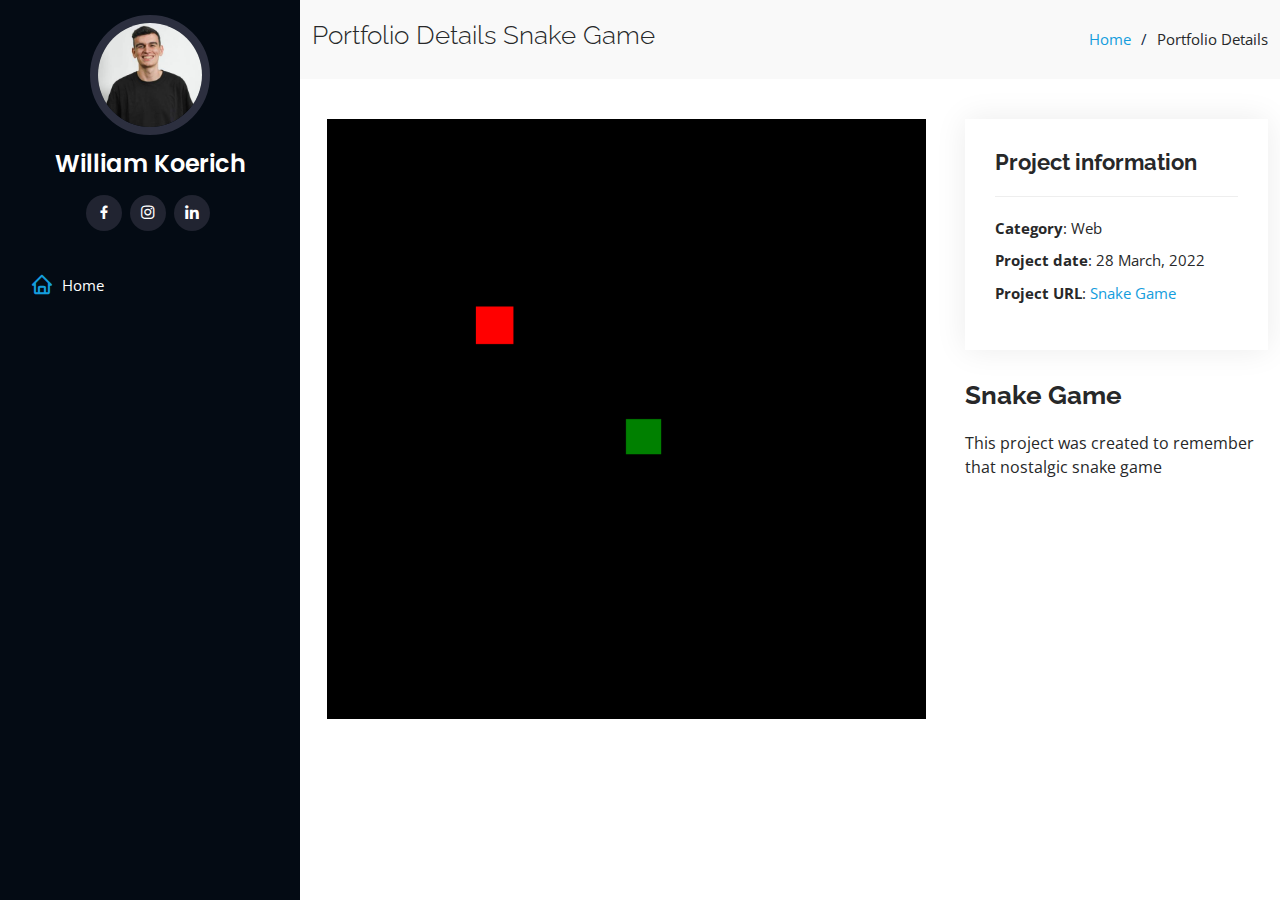
<file: portfolio-details-snake-game.html>
<!DOCTYPE html>
<html lang="en">

<head>
  <meta charset="utf-8">
  <meta content="width=device-width, initial-scale=1.0" name="viewport">

  <title>Snake Game</title>
  <meta content="" name="description">
  <meta content="" name="keywords">

  <!-- Favicons -->
  <link href="assets/img/apple-touch-icon.png" rel="apple-touch-icon">

  <!-- Google Fonts -->
  <link href="https://fonts.googleapis.com/css?family=Open+Sans:300,300i,400,400i,600,600i,700,700i|Raleway:300,300i,400,400i,500,500i,600,600i,700,700i|Poppins:300,300i,400,400i,500,500i,600,600i,700,700i" rel="stylesheet">

  <!-- Vendor CSS Files -->
  <link href="assets/vendor/aos/aos.css" rel="stylesheet">
  <link href="assets/vendor/bootstrap/css/bootstrap.min.css" rel="stylesheet">
  <link href="assets/vendor/bootstrap-icons/bootstrap-icons.css" rel="stylesheet">
  <link href="assets/vendor/boxicons/css/boxicons.min.css" rel="stylesheet">
  <link href="assets/vendor/glightbox/css/glightbox.min.css" rel="stylesheet">
  <link href="assets/vendor/swiper/swiper-bundle.min.css" rel="stylesheet">

  <!-- Template Main CSS File -->
  <link href="assets/css/style.css" rel="stylesheet">
</head>

<body>

  <!-- ======= Mobile nav toggle button ======= -->
  <i class="bi bi-list mobile-nav-toggle d-xl-none"></i>

  <!-- ======= Header ======= -->
  <header id="header">
    <div class="d-flex flex-column">

      <div class="profile">
        <img src="assets/img/profile.jpg" alt="" class="img-fluid rounded-circle">
        <h1 class="text-light"><a href="index.html">William Koerich</a></h1>
        <div class="social-links mt-3 text-center">
          <a href="#" class="facebook"><i class="bx bxl-facebook"></i></a>
          <a href="#https://www.instagram.com/will_krch/" class="instagram"><i class="bx bxl-instagram"></i></a>
          <a href="https://www.linkedin.com/in/william-koerich-b262a6149/" class="linkedin"><i class="bx bxl-linkedin"></i></a>
        </div>
      </div>

      <nav id="navbar" class="nav-menu navbar">
        <ul>
          <li><a href="index.html" class="nav-link scrollto active"><i class="bx bx-home"></i> <span>Home</span></a></li>
        </ul>
      </nav><!-- .nav-menu -->
    </div>
  </header><!-- End Header -->

  <main id="main">

    <!-- ======= Breadcrumbs ======= -->
    <section id="breadcrumbs" class="breadcrumbs">
      <div class="container">

        <div class="d-flex justify-content-between align-items-center">
          <h2>Portfolio Details Snake Game</h2>
          <ol>
            <li><a href="index.html">Home</a></li>
            <li>Portfolio Details</li>
          </ol>
        </div>

      </div>
    </section><!-- End Breadcrumbs -->

    <!-- ======= Portfolio Details Section ======= -->
    <section id="portfolio-details" class="portfolio-details">
      <div class="container">

        <div class="row gy-4">

          <div class="col-lg-8">
            <div class="portfolio-details-slider swiper">
              <div class="align-items-center">

                <div class="snake-game-gif"></div>

              </div>
            </div>
          </div>

          <div class="col-lg-4">
            <div class="portfolio-info">
              <h3>Project information</h3>
              <ul>
                <li><strong>Category</strong>: Web</li>
                <li><strong>Project date</strong>: 28 March, 2022</li>
                <li><strong>Project URL</strong>: <a href="https://snake-jogo.netlify.app" target="blank">Snake Game</a></li>
              </ul>
            </div>
            <div class="portfolio-description">
              <h2>Snake Game</h2>
              <p>
                This project was created to remember that nostalgic snake game
              </p>
            </div>
          </div>

        </div>

      </div>
    </section><!-- End Portfolio Details Section -->

  </main><!-- End #main -->

  <a href="#" class="back-to-top d-flex align-items-center justify-content-center"><i class="bi bi-arrow-up-short"></i></a>

  <!-- Vendor JS Files -->
  <script src="assets/vendor/purecounter/purecounter.js"></script>
  <script src="assets/vendor/aos/aos.js"></script>
  <script src="assets/vendor/bootstrap/js/bootstrap.bundle.min.js"></script>
  <script src="assets/vendor/glightbox/js/glightbox.min.js"></script>
  <script src="assets/vendor/isotope-layout/isotope.pkgd.min.js"></script>
  <script src="assets/vendor/swiper/swiper-bundle.min.js"></script>
  <script src="assets/vendor/typed.js/typed.min.js"></script>
  <script src="assets/vendor/waypoints/noframework.waypoints.js"></script>
  <script src="assets/vendor/php-email-form/validate.js"></script>

  <!-- Template Main JS File -->
  <script src="assets/js/main.js"></script>

</body>

</html>
</file>
<file: assets/css/style.css>
/**
* Template Name: iPortfolio - v3.7.0
* Template URL: https://bootstrapmade.com/iportfolio-bootstrap-portfolio-websites-template/
* Author: BootstrapMade.com
* License: https://bootstrapmade.com/license/
*/

/*--------------------------------------------------------------
# General
--------------------------------------------------------------*/
body {
  font-family: "Open Sans", sans-serif;
  color: #272829;
}

a {
  color: #149ddd;
  text-decoration: none;
}

a:hover {
  color: #37b3ed;
  text-decoration: none;
}

h1, h2, h3, h4, h5, h6 {
  font-family: "Raleway", sans-serif;
}

/*--------------------------------------------------------------
# Back to top button
--------------------------------------------------------------*/
.back-to-top {
  position: fixed;
  visibility: hidden;
  opacity: 0;
  right: 15px;
  bottom: 15px;
  z-index: 996;
  background: #149ddd;
  width: 40px;
  height: 40px;
  border-radius: 50px;
  transition: all 0.4s;
}
.back-to-top i {
  font-size: 28px;
  color: #fff;
  line-height: 0;
}
.back-to-top:hover {
  background: #2eafec;
  color: #fff;
}
.back-to-top.active {
  visibility: visible;
  opacity: 1;
}

/*--------------------------------------------------------------
# Header
--------------------------------------------------------------*/
#header {
  position: fixed;
  top: 0;
  left: 0;
  bottom: 0;
  width: 300px;
  transition: all ease-in-out 0.5s;
  z-index: 9997;
  transition: all 0.5s;
  padding: 0 15px;
  background: #040b14;
  overflow-y: auto;
}
#header .profile img {
  margin: 15px auto;
  display: block;
  width: 120px;
  border: 8px solid #2c2f3f;
}
#header .profile h1 {
  font-size: 24px;
  margin: 0;
  padding: 0;
  font-weight: 600;
  -moz-text-align-last: center;
  text-align-last: center;
  font-family: "Poppins", sans-serif;
}
#header .profile h1 a, #header .profile h1 a:hover {
  color: #fff;
  text-decoration: none;
}
#header .profile .social-links a {
  font-size: 18px;
  display: inline-block;
  background: #212431;
  color: #fff;
  line-height: 1;
  padding: 8px 0;
  margin-right: 4px;
  border-radius: 50%;
  text-align: center;
  width: 36px;
  height: 36px;
  transition: 0.3s;
}
#header .profile .social-links a:hover {
  background: #149ddd;
  color: #fff;
  text-decoration: none;
}

#main {
  margin-left: 300px;
}

@media (max-width: 1199px) {
  #header {
    left: -300px;
  }

  #main {
    margin-left: 0;
  }
}
/*--------------------------------------------------------------
# Navigation Menu
--------------------------------------------------------------*/
/* Desktop Navigation */
.nav-menu {
  padding: 30px 0 0 0;
}
.nav-menu * {
  margin: 0;
  padding: 0;
  list-style: none;
}
.nav-menu > ul > li {
  position: relative;
  white-space: nowrap;
}
.nav-menu a, .nav-menu a:focus {
  display: flex;
  align-items: center;
  color: #a8a9b4;
  padding: 12px 15px;
  margin-bottom: 8px;
  transition: 0.3s;
  font-size: 15px;
}
.nav-menu a i, .nav-menu a:focus i {
  font-size: 24px;
  padding-right: 8px;
  color: #6f7180;
}
.nav-menu a:hover, .nav-menu .active, .nav-menu .active:focus, .nav-menu li:hover > a {
  text-decoration: none;
  color: #fff;
}
.nav-menu a:hover i, .nav-menu .active i, .nav-menu .active:focus i, .nav-menu li:hover > a i {
  color: #149ddd;
}

/* Mobile Navigation */
.mobile-nav-toggle {
  position: fixed;
  right: 15px;
  top: 15px;
  z-index: 9998;
  border: 0;
  font-size: 24px;
  transition: all 0.4s;
  outline: none !important;
  background-color: #149ddd;
  color: #fff;
  width: 40px;
  height: 40px;
  display: inline-flex;
  align-items: center;
  justify-content: center;
  line-height: 0;
  border-radius: 50px;
  cursor: pointer;
}

.mobile-nav-active {
  overflow: hidden;
}
.mobile-nav-active #header {
  left: 0;
}

/*--------------------------------------------------------------
# Hero Section
--------------------------------------------------------------*/
#hero {
  width: 100%;
  height: 100vh;
  background: url("../img/hero-bg.jpeg") top center;
  background-size: cover;
  background-repeat: no-repeat;
  background-position: center center;
}
#hero:before {
  content: "";
  background: rgba(5, 13, 24, 0.3);
  position: absolute;
  bottom: 0;
  top: 0;
  left: 0;
  right: 0;
  z-index: 1;
}
#hero .hero-container {
  position: relative;
  z-index: 2;
  min-width: 300px;
}
#hero h1 {
  margin: 0 0 10px 0;
  font-size: 64px;
  font-weight: 700;
  line-height: 56px;
  color: #fff;
}
#hero p {
  color: #fff;
  margin-bottom: 50px;
  font-size: 26px;
  font-family: "Poppins", sans-serif;
}
#hero p span {
  color: #fff;
  padding-bottom: 4px;
  letter-spacing: 1px;
  border-bottom: 3px solid #149ddd;
}
@media (min-width: 1024px) {
  #hero {
    background-attachment: fixed;
  }
}
@media (max-width: 768px) {
  #hero h1 {
    font-size: 28px;
    line-height: 36px;
  }
  #hero h2 {
    font-size: 18px;
    line-height: 24px;
    margin-bottom: 30px;
  }
}

/*--------------------------------------------------------------
# Sections General
--------------------------------------------------------------*/
section {
  padding: 60px 0;
  overflow: hidden;
}

.section-bg {
  background: #f5f8fd;
}

.section-title {
  padding-bottom: 30px;
}
.section-title h2 {
  font-size: 32px;
  font-weight: bold;
  margin-bottom: 20px;
  padding-bottom: 20px;
  position: relative;
  color: #173b6c;
}
.section-title h2::after {
  content: "";
  position: absolute;
  display: block;
  width: 50px;
  height: 3px;
  background: #149ddd;
  bottom: 0;
  left: 0;
}
.section-title p {
  margin-bottom: 0;
}

/*--------------------------------------------------------------
# About
--------------------------------------------------------------*/
.about .content h3 {
  font-weight: 700;
  font-size: 26px;
  color: #173b6c;
}
.about .content ul {
  list-style: none;
  padding: 0;
}
.about .content ul li {
  margin-bottom: 20px;
  display: flex;
  align-items: center;
}
.about .content ul strong {
  margin-right: 10px;
}
.about .content ul i {
  font-size: 16px;
  margin-right: 5px;
  color: #149ddd;
  line-height: 0;
}
.about .content p:last-child {
  margin-bottom: 0;
}

/*--------------------------------------------------------------
# Facts
--------------------------------------------------------------*/
.facts {
  padding-bottom: 30px;
}
.facts .count-box {
  padding: 30px;
  width: 100%;
}
.facts .count-box i {
  display: block;
  font-size: 44px;
  color: #149ddd;
  float: left;
  line-height: 0;
}
.facts .count-box span {
  font-size: 48px;
  line-height: 40px;
  display: block;
  font-weight: 700;
  color: #050d18;
  margin-left: 60px;
}
.facts .count-box p {
  padding: 15px 0 0 0;
  margin: 0 0 0 60px;
  font-family: "Raleway", sans-serif;
  font-size: 14px;
  color: #122f57;
}
.facts .count-box a {
  font-weight: 600;
  display: block;
  margin-top: 20px;
  color: #122f57;
  font-size: 15px;
  font-family: "Poppins", sans-serif;
  transition: ease-in-out 0.3s;
}
.facts .count-box a:hover {
  color: #1f5297;
}

/*--------------------------------------------------------------
# Akills
--------------------------------------------------------------*/
.skills .progress {
  height: 60px;
  display: block;
  background: none;
  border-radius: 0;
}
.skills .progress .skill {
  padding: 0;
  margin: 0 0 6px 0;
  text-transform: uppercase;
  display: block;
  font-weight: 600;
  font-family: "Poppins", sans-serif;
  color: #050d18;
}
.skills .progress .skill .val {
  float: right;
  font-style: normal;
}
.skills .progress-bar-wrap {
  background: #dce8f8;
  height: 10px;
}
.skills .progress-bar {
  width: 1px;
  height: 10px;
  transition: 0.9s;
  background-color: #149ddd;
}

/*--------------------------------------------------------------
# Resume
--------------------------------------------------------------*/
.resume .resume-title {
  font-size: 26px;
  font-weight: 700;
  margin-top: 20px;
  margin-bottom: 20px;
  color: #050d18;
}
.resume .resume-item {
  padding: 0 0 20px 20px;
  margin-top: -2px;
  border-left: 2px solid #1f5297;
  position: relative;
}
.resume .resume-item h4 {
  line-height: 18px;
  font-size: 18px;
  font-weight: 600;
  text-transform: uppercase;
  font-family: "Poppins", sans-serif;
  color: #050d18;
  margin-bottom: 10px;
}
.resume .resume-item h5 {
  font-size: 16px;
  background: #e4edf9;
  padding: 5px 15px;
  display: inline-block;
  font-weight: 600;
  margin-bottom: 10px;
}
.resume .resume-item ul {
  padding-left: 20px;
}
.resume .resume-item ul li {
  padding-bottom: 10px;
}
.resume .resume-item:last-child {
  padding-bottom: 0;
}
.resume .resume-item::before {
  content: "";
  position: absolute;
  width: 16px;
  height: 16px;
  border-radius: 50px;
  left: -9px;
  top: 0;
  background: #fff;
  border: 2px solid #1f5297;
}

/*--------------------------------------------------------------
# Portfolio
--------------------------------------------------------------*/
.portfolio .portfolio-item {
  margin-bottom: 30px;
}
.portfolio #portfolio-flters {
  padding: 0;
  margin: 0 auto 35px auto;
  list-style: none;
  text-align: center;
  background: #fff;
  border-radius: 50px;
  padding: 2px 15px;
}
.portfolio #portfolio-flters li {
  cursor: pointer;
  display: inline-block;
  padding: 10px 15px 8px 15px;
  font-size: 14px;
  font-weight: 600;
  line-height: 1;
  text-transform: uppercase;
  color: #272829;
  margin-bottom: 5px;
  transition: all 0.3s ease-in-out;
}
.portfolio #portfolio-flters li:hover, .portfolio #portfolio-flters li.filter-active {
  color: #149ddd;
}
.portfolio #portfolio-flters li:last-child {
  margin-right: 0;
}
.portfolio .portfolio-wrap {
  transition: 0.3s;
  position: relative;
  overflow: hidden;
  z-index: 1;
}
.portfolio .portfolio-wrap::before {
  content: "";
  background: rgba(255, 255, 255, 0.5);
  position: absolute;
  left: 0;
  right: 0;
  top: 0;
  bottom: 0;
  transition: all ease-in-out 0.3s;
  z-index: 2;
  opacity: 0;
}
.portfolio .portfolio-wrap .portfolio-links {
  opacity: 1;
  left: 0;
  right: 0;
  bottom: -60px;
  z-index: 3;
  position: absolute;
  transition: all ease-in-out 0.3s;
  display: flex;
  justify-content: center;
}
.portfolio .portfolio-wrap .portfolio-links a {
  color: #fff;
  font-size: 28px;
  text-align: center;
  background: rgba(20, 157, 221, 0.75);
  transition: 0.3s;
  width: 50%;
}
.portfolio .portfolio-wrap .portfolio-links a:hover {
  background: rgba(20, 157, 221, 0.95);
}
.portfolio .portfolio-wrap .portfolio-links a + a {
  border-left: 1px solid #37b3ed;
}
.portfolio .portfolio-wrap:hover::before {
  top: 0;
  left: 0;
  right: 0;
  bottom: 0;
  opacity: 1;
}
.portfolio .portfolio-wrap:hover .portfolio-links {
  opacity: 1;
  bottom: 0;
}

/*--------------------------------------------------------------
# Portfolio Details
--------------------------------------------------------------*/
.portfolio-details {
  padding-top: 40px;
}
.portfolio-details .portfolio-details-slider img {
  width: 100%;
}
.portfolio-details .portfolio-details-slider .swiper-pagination {
  margin-top: 20px;
  position: relative;
}
.portfolio-details .portfolio-details-slider .swiper-pagination .swiper-pagination-bullet {
  width: 12px;
  height: 12px;
  background-color: #fff;
  opacity: 1;
  border: 1px solid #149ddd;
}
.portfolio-details .portfolio-details-slider .swiper-pagination .swiper-pagination-bullet-active {
  background-color: #149ddd;
}
.portfolio-details .portfolio-info {
  padding: 30px;
  box-shadow: 0px 0 30px rgba(5, 13, 24, 0.08);
}
.portfolio-details .portfolio-info h3 {
  font-size: 22px;
  font-weight: 700;
  margin-bottom: 20px;
  padding-bottom: 20px;
  border-bottom: 1px solid #eee;
}
.portfolio-details .portfolio-info ul {
  list-style: none;
  padding: 0;
  font-size: 15px;
}
.portfolio-details .portfolio-info ul li + li {
  margin-top: 10px;
}
.portfolio-details .portfolio-description {
  padding-top: 30px;
}
.portfolio-details .portfolio-description h2 {
  font-size: 26px;
  font-weight: 700;
  margin-bottom: 20px;
}
.portfolio-details .portfolio-description p {
  padding: 0;
}

.app-car-img1 {
  background-image: url(../img/portfolio/app-car-1.png);
  background-size: contain;
  background-position: center center;
  background-repeat: no-repeat;
  height: 600px;
}

.app-car-img2 {
  background-image: url(../img/portfolio/app-car-2.png);
  background-size: contain;
  background-position: center center;
  background-repeat: no-repeat;
  height: 600px;
}

.curt-link-img1 {
  background-image: url(../img/portfolio/curt-link-1.png);
  background-size: contain;
  background-position: center center;
  background-repeat: no-repeat;
  height: 600px;
}

.curt-link-img2 {
  background-image: url(../img/portfolio/curt-link-2.png);
  background-size: contain;
  background-position: center center;
  background-repeat: no-repeat;
  height: 600px;
}

.snake-game-gif {
  background-image: url(../img/portfolio/snake.gif);
  background-size: contain;
  background-position: center center;
  background-repeat: no-repeat;
  height: 600px;
}

.pwa-covid-img {
  background-image: url(../img/portfolio/pwa-covid.png);
  background-size: contain;
  background-position: center center;
  background-repeat: no-repeat;
  height: 600px;
}

.portfolio-curt-link{
  background-image: url(../img/portfolio/curt-link-1.png);
  background-size: contain;
  background-position: center center;
  background-repeat: no-repeat;
  height: 370px;
}

.portfolio-snake{
  background-image: url(../img/portfolio/snake.gif);
  background-size: contain;
  background-position: center center;
  background-repeat: no-repeat;
  height: 370px;
}

.portfolio-pwa-covid{
  background-image: url(../img/portfolio/pwa-covid.png);
  background-size: contain;
  background-position: center center;
  background-repeat: no-repeat;
  height: 370px;
}
/*--------------------------------------------------------------
# Services
--------------------------------------------------------------*/
.services .icon-box {
  margin-bottom: 20px;
}
.services .icon {
  float: left;
  display: flex;
  align-items: center;
  justify-content: center;
  width: 54px;
  height: 54px;
  background: #149ddd;
  border-radius: 50%;
  transition: 0.5s;
  border: 1px solid #149ddd;
}
.services .icon i {
  color: #fff;
  font-size: 24px;
  line-height: 0;
}
.services .icon-box:hover .icon {
  background: #fff;
}
.services .icon-box:hover .icon i {
  color: #149ddd;
}
.services .title {
  margin-left: 80px;
  font-weight: 700;
  margin-bottom: 15px;
  font-size: 18px;
}
.services .title a {
  color: #343a40;
}
.services .title a:hover {
  color: #149ddd;
}
.services .description {
  margin-left: 80px;
  line-height: 24px;
  font-size: 14px;
}

/*--------------------------------------------------------------
# Testimonials
--------------------------------------------------------------*/
.testimonials .testimonials-carousel, .testimonials .testimonials-slider {
  overflow: hidden;
}
.testimonials .testimonial-item {
  box-sizing: content-box;
  text-align: center;
  min-height: 320px;
}
.testimonials .testimonial-item .testimonial-img {
  width: 90px;
  border-radius: 50%;
  margin: 0 auto;
}
.testimonials .testimonial-item h3 {
  font-size: 18px;
  font-weight: bold;
  margin: 10px 0 5px 0;
  color: #111;
}
.testimonials .testimonial-item h4 {
  font-size: 14px;
  color: #999;
  margin: 0;
}
.testimonials .testimonial-item .quote-icon-left, .testimonials .testimonial-item .quote-icon-right {
  color: #c3e8fa;
  font-size: 26px;
}
.testimonials .testimonial-item .quote-icon-left {
  display: inline-block;
  left: -5px;
  position: relative;
}
.testimonials .testimonial-item .quote-icon-right {
  display: inline-block;
  right: -5px;
  position: relative;
  top: 10px;
}
.testimonials .testimonial-item p {
  font-style: italic;
  margin: 0 15px 15px 15px;
  padding: 20px;
  background: #fff;
  position: relative;
  margin-bottom: 35px;
  border-radius: 6px;
  box-shadow: 0px 2px 15px rgba(0, 0, 0, 0.1);
}
.testimonials .testimonial-item p::after {
  content: "";
  width: 0;
  height: 0;
  border-top: 20px solid #fff;
  border-right: 20px solid transparent;
  border-left: 20px solid transparent;
  position: absolute;
  bottom: -20px;
  left: calc(50% - 20px);
}
.testimonials .swiper-pagination {
  margin-top: 20px;
  position: relative;
}
.testimonials .swiper-pagination .swiper-pagination-bullet {
  width: 12px;
  height: 12px;
  background-color: #fff;
  opacity: 1;
  border: 1px solid #149ddd;
}
.testimonials .swiper-pagination .swiper-pagination-bullet-active {
  background-color: #149ddd;
}

/*--------------------------------------------------------------
# Contact
--------------------------------------------------------------*/
.contact {
  padding-bottom: 130px;
}
.contact .info {
  padding: 30px;
  background: #fff;
  width: 100%;
  box-shadow: 0 0 24px 0 rgba(0, 0, 0, 0.12);
}
.contact .info i {
  font-size: 20px;
  color: #149ddd;
  float: left;
  width: 44px;
  height: 44px;
  background: #dff3fc;
  display: flex;
  justify-content: center;
  align-items: center;
  border-radius: 50px;
  transition: all 0.3s ease-in-out;
}
.contact .info h4 {
  padding: 0 0 0 60px;
  font-size: 22px;
  font-weight: 600;
  margin-bottom: 5px;
  color: #050d18;
}
.contact .info p {
  padding: 0 0 10px 60px;
  margin-bottom: 20px;
  font-size: 14px;
  color: #173b6c;
}
.contact .info .email p {
  padding-top: 5px;
}
.contact .info .social-links {
  padding-left: 60px;
}
.contact .info .social-links a {
  font-size: 18px;
  display: inline-block;
  background: #333;
  color: #fff;
  line-height: 1;
  padding: 8px 0;
  border-radius: 50%;
  text-align: center;
  width: 36px;
  height: 36px;
  transition: 0.3s;
  margin-right: 10px;
}
.contact .info .social-links a:hover {
  background: #149ddd;
  color: #fff;
}
.contact .info .email:hover i, .contact .info .address:hover i, .contact .info .phone:hover i {
  background: #149ddd;
  color: #fff;
}
.contact .php-email-form {
  width: 100%;
  padding: 30px;
  background: #fff;
  box-shadow: 0 0 24px 0 rgba(0, 0, 0, 0.12);
}
.contact .php-email-form .form-group {
  padding-bottom: 8px;
}
.contact .php-email-form .validate {
  display: none;
  color: red;
  margin: 0 0 15px 0;
  font-weight: 400;
  font-size: 13px;
}
.contact .php-email-form .error-message {
  display: none;
  color: #fff;
  background: #ed3c0d;
  text-align: left;
  padding: 15px;
  font-weight: 600;
}
.contact .php-email-form .error-message br + br {
  margin-top: 25px;
}
.contact .php-email-form .sent-message {
  display: none;
  color: #fff;
  background: #18d26e;
  text-align: center;
  padding: 15px;
  font-weight: 600;
}
.contact .php-email-form .loading {
  display: none;
  background: #fff;
  text-align: center;
  padding: 15px;
}
.contact .php-email-form .loading:before {
  content: "";
  display: inline-block;
  border-radius: 50%;
  width: 24px;
  height: 24px;
  margin: 0 10px -6px 0;
  border: 3px solid #18d26e;
  border-top-color: #eee;
  -webkit-animation: animate-loading 1s linear infinite;
  animation: animate-loading 1s linear infinite;
}
.contact .php-email-form .form-group {
  margin-bottom: 15px;
}
.contact .php-email-form label {
  padding-bottom: 8px;
}
.contact .php-email-form input, .contact .php-email-form textarea {
  border-radius: 0;
  box-shadow: none;
  font-size: 14px;
}
.contact .php-email-form input {
  height: 44px;
}
.contact .php-email-form textarea {
  padding: 10px 15px;
}
.contact .php-email-form button[type=submit] {
  background: #149ddd;
  border: 0;
  padding: 10px 24px;
  color: #fff;
  transition: 0.4s;
  border-radius: 4px;
}
.contact .php-email-form button[type=submit]:hover {
  background: #37b3ed;
}
@-webkit-keyframes animate-loading {
  0% {
    transform: rotate(0deg);
  }
  100% {
    transform: rotate(360deg);
  }
}
@keyframes animate-loading {
  0% {
    transform: rotate(0deg);
  }
  100% {
    transform: rotate(360deg);
  }
}

/*--------------------------------------------------------------
# Breadcrumbs
--------------------------------------------------------------*/
.breadcrumbs {
  padding: 20px 0;
  background: #f9f9f9;
}
.breadcrumbs h2 {
  font-size: 26px;
  font-weight: 300;
}
.breadcrumbs ol {
  display: flex;
  flex-wrap: wrap;
  list-style: none;
  padding: 0;
  margin: 0;
  font-size: 15px;
}
.breadcrumbs ol li + li {
  padding-left: 10px;
}
.breadcrumbs ol li + li::before {
  display: inline-block;
  padding-right: 10px;
  color: #0e2442;
  content: "/";
}
@media (max-width: 768px) {
  .breadcrumbs .d-flex {
    display: block !important;
  }
  .breadcrumbs ol {
    display: block;
  }
  .breadcrumbs ol li {
    display: inline-block;
  }
}

/*--------------------------------------------------------------
# Footer
--------------------------------------------------------------*/
#footer {
  padding: 15px;
  color: #f4f6fd;
  font-size: 14px;
  position: fixed;
  left: 0;
  bottom: 0;
  width: 300px;
  z-index: 9999;
  background: #040b14;
}
#footer .copyright {
  text-align: center;
}
#footer .credits {
  padding-top: 5px;
  text-align: center;
  font-size: 13px;
  color: #eaebf0;
}
@media (max-width: 1199px) {
  #footer {
    position: static;
    width: auto;
    padding-right: 20px 15px;
  }
}
</file>
